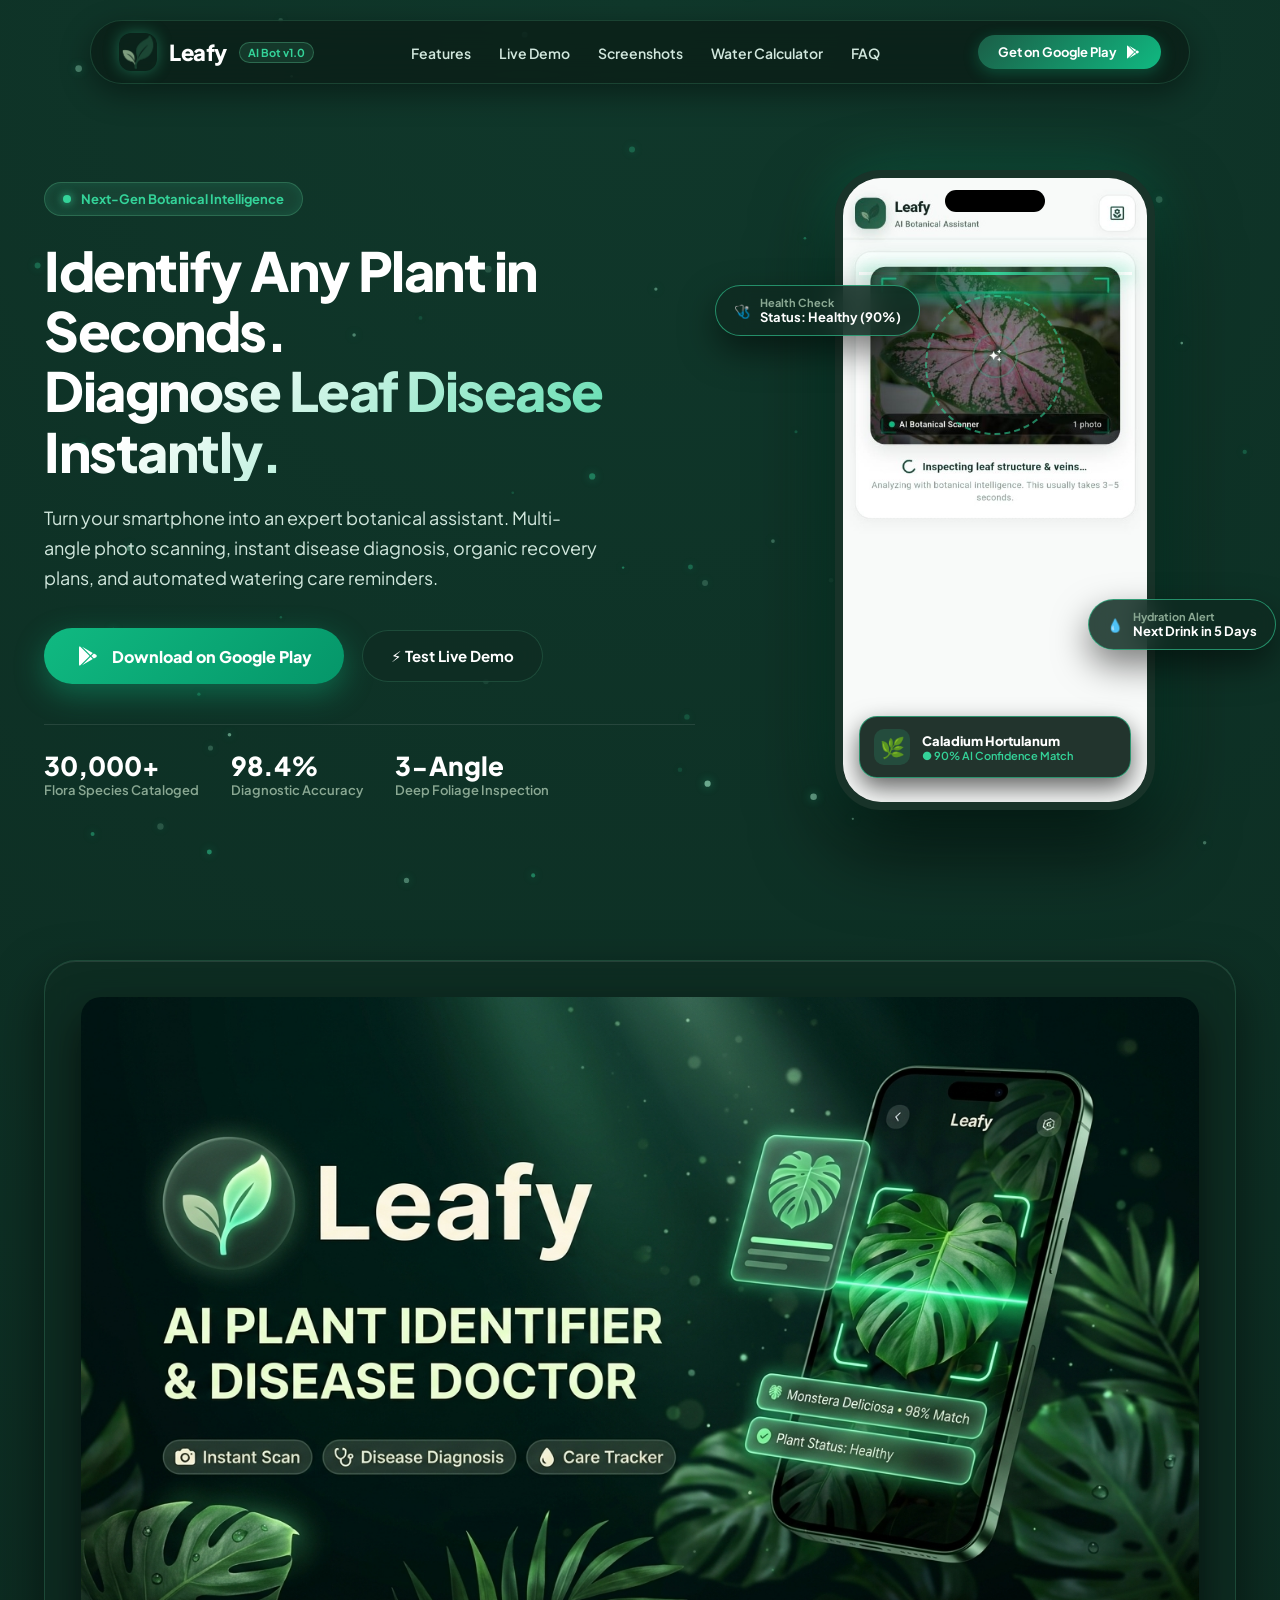
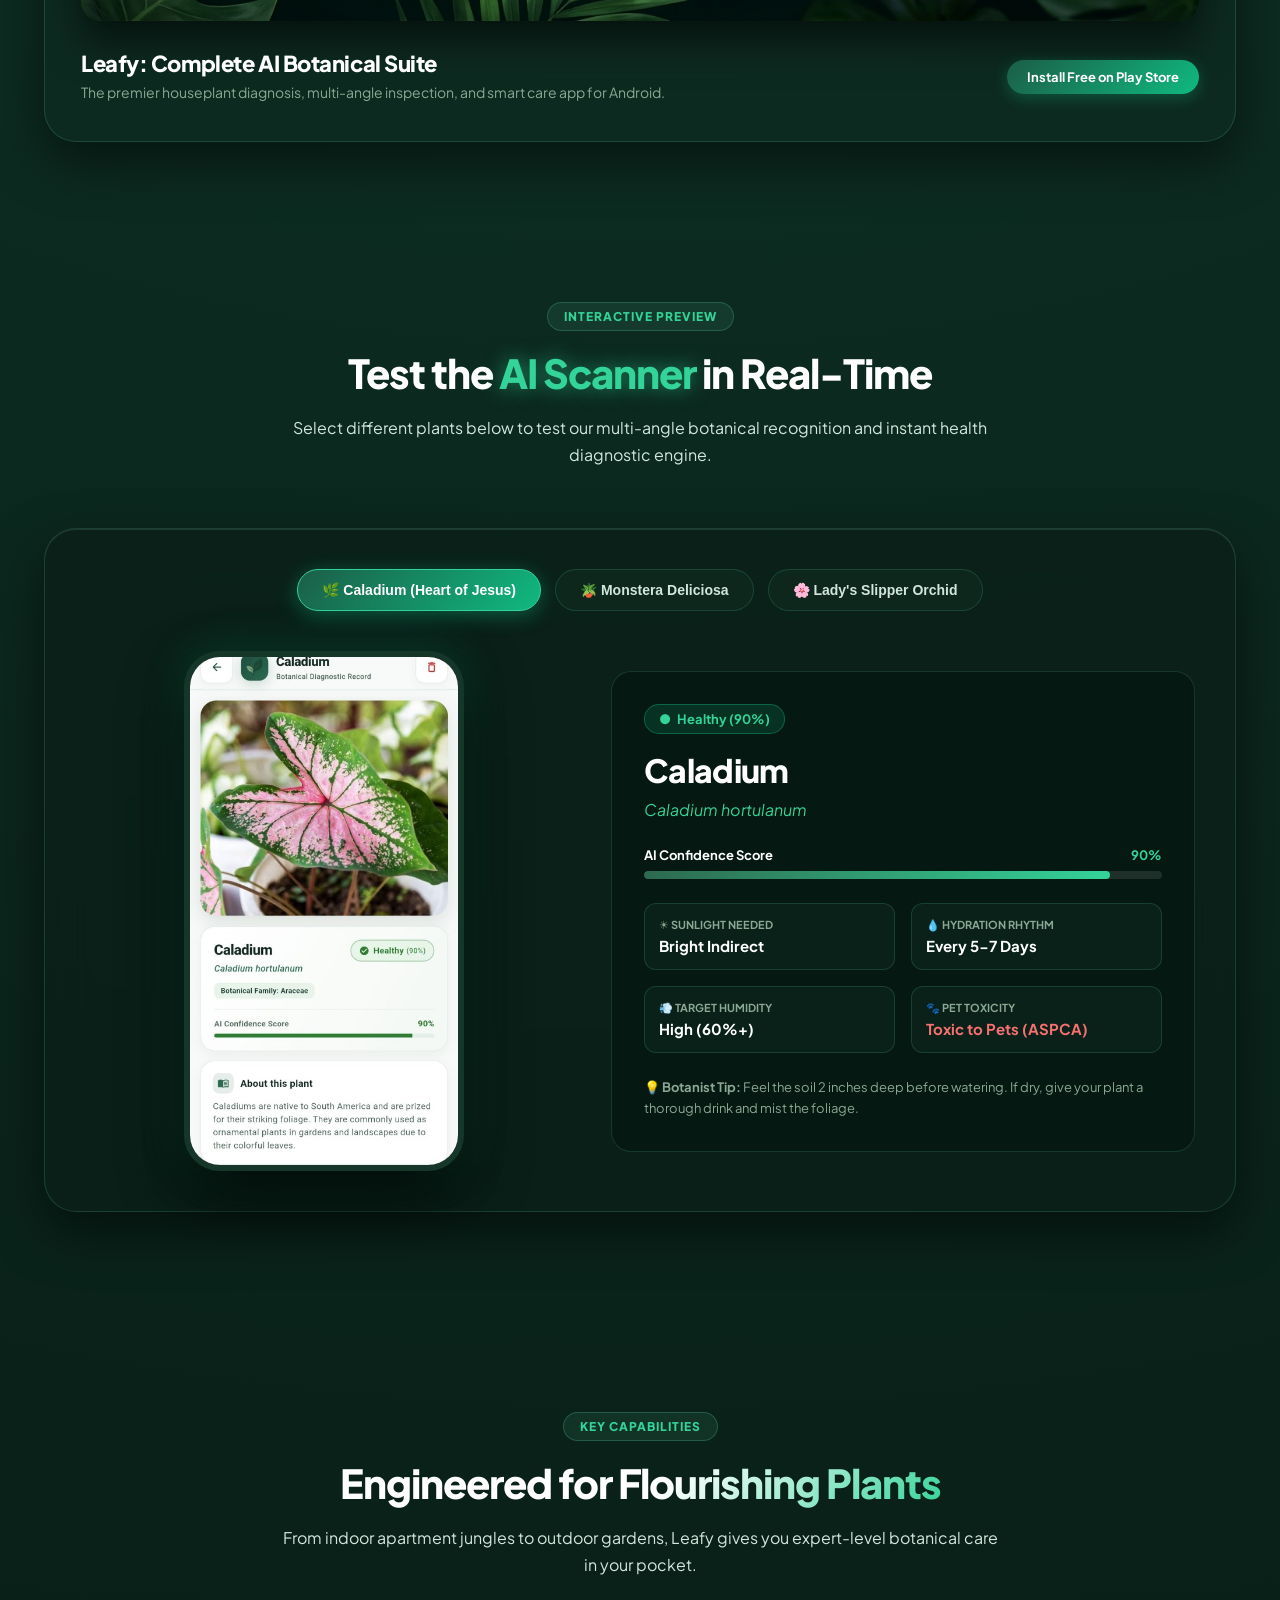
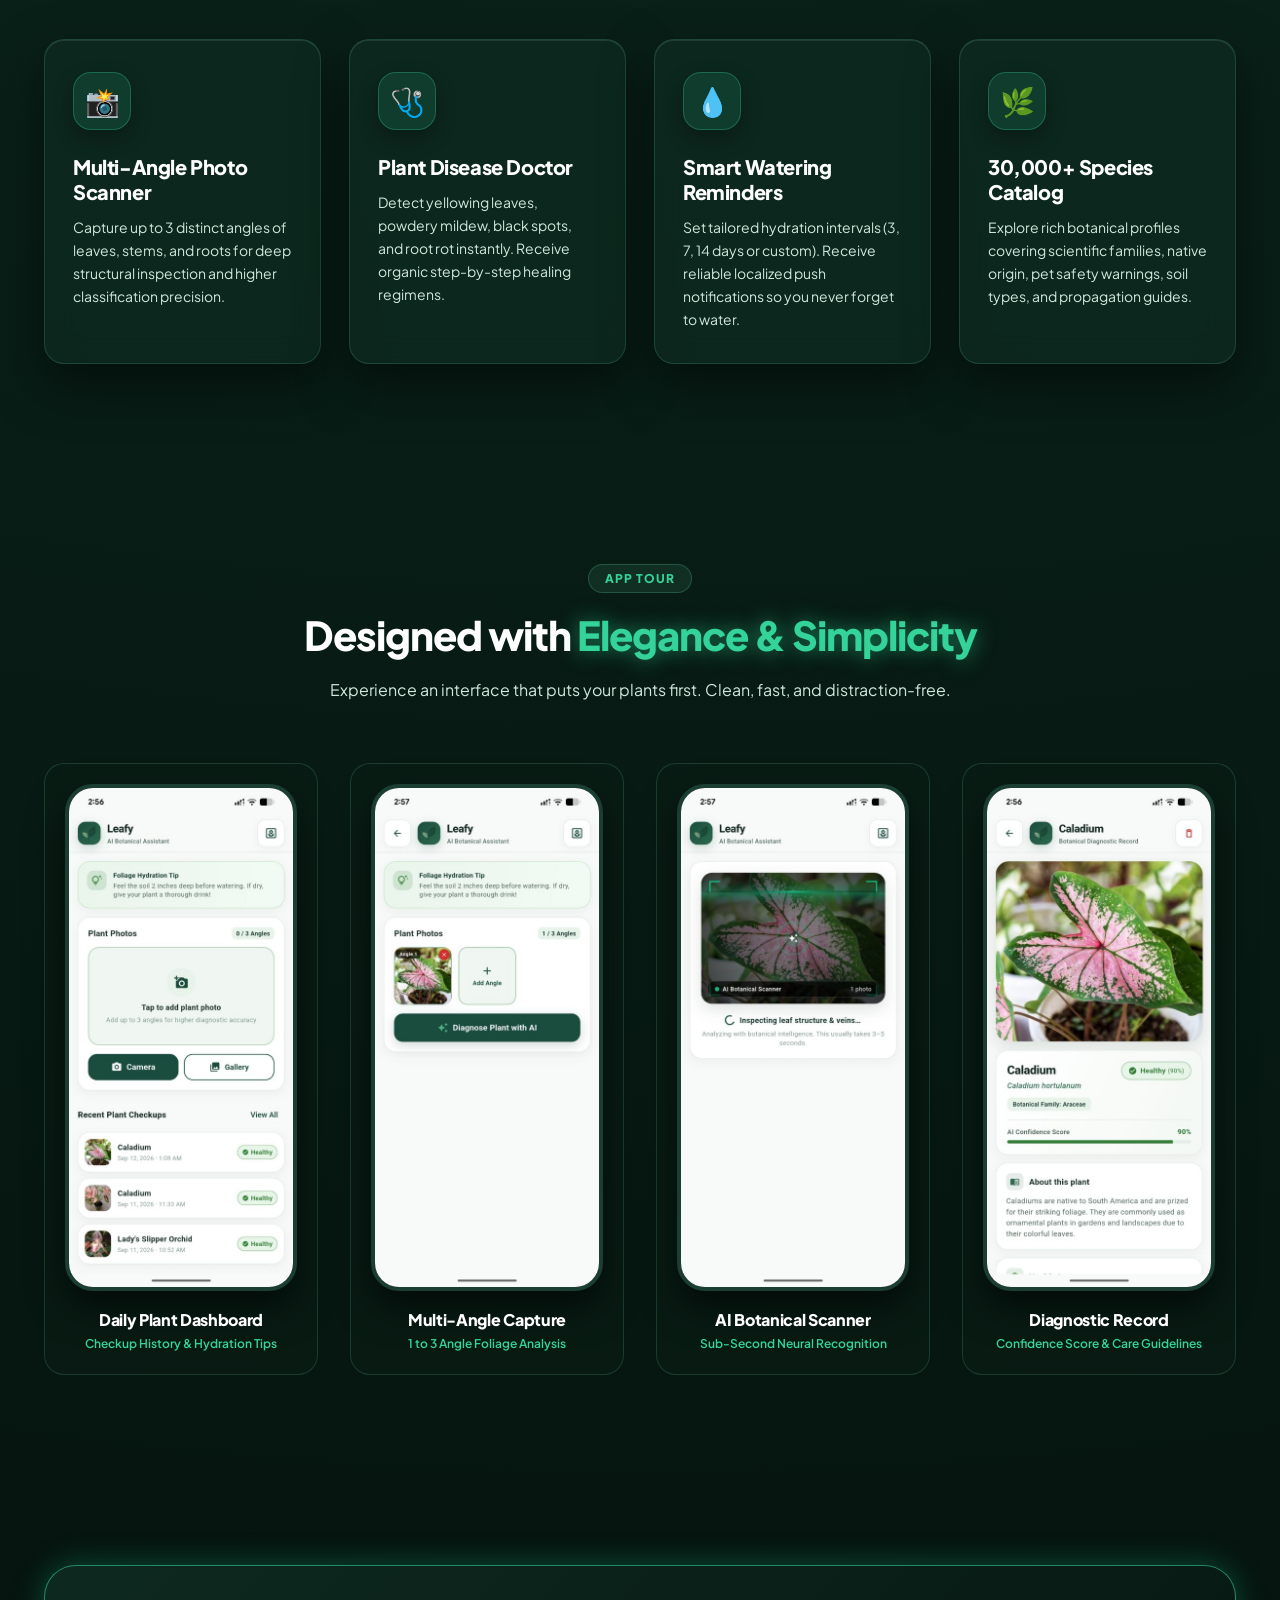
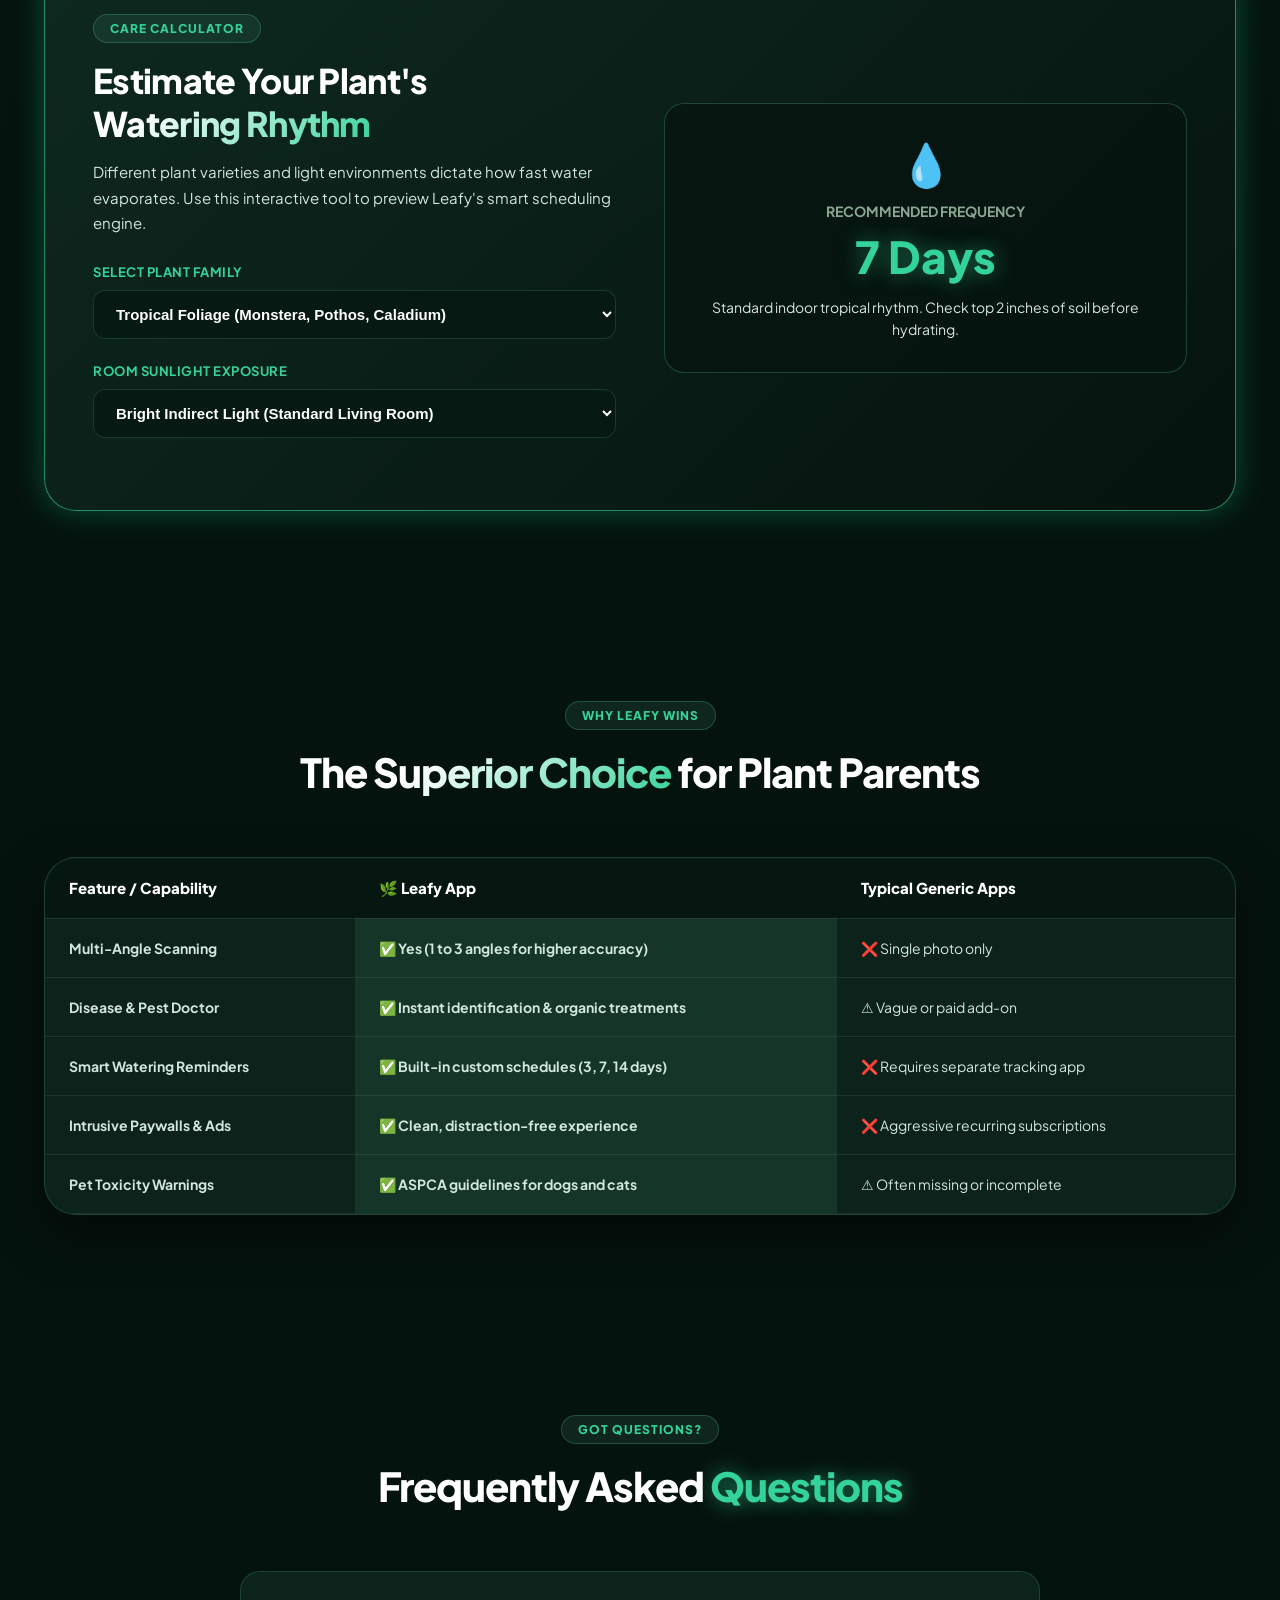
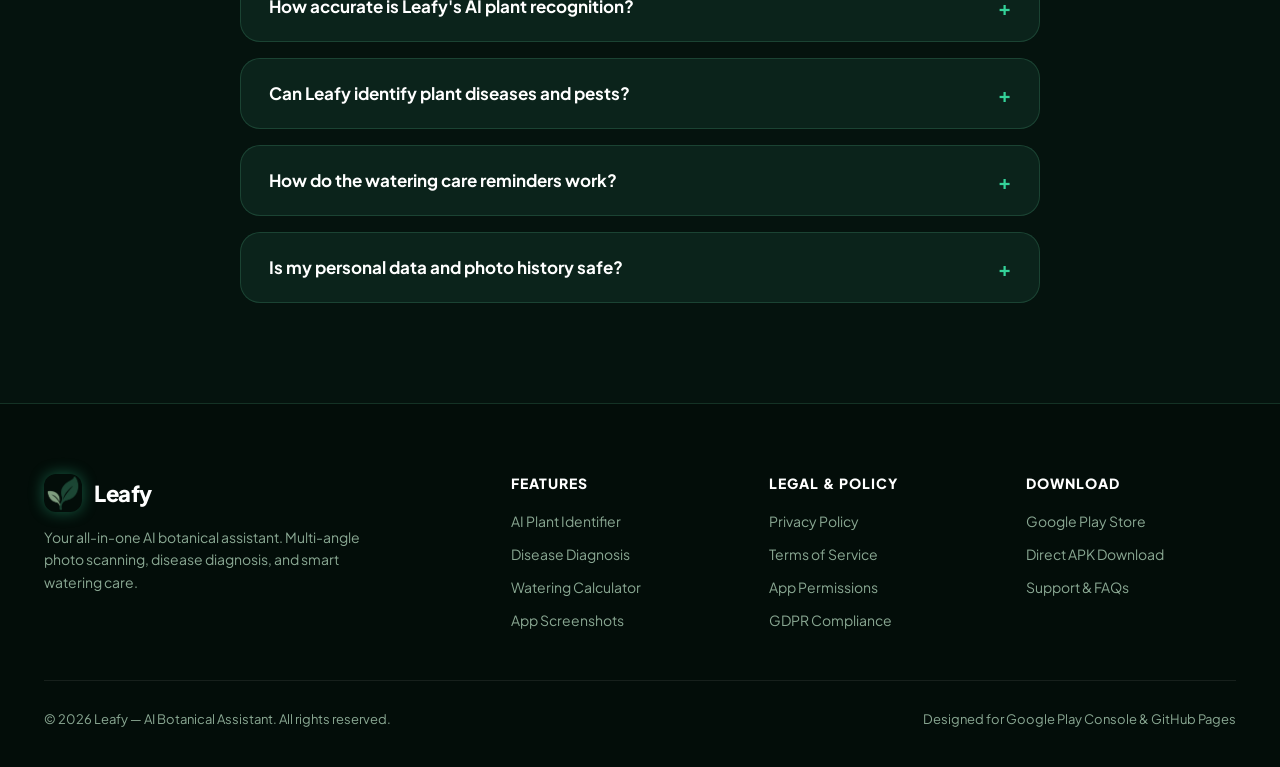
<file: index.html>
<!DOCTYPE html>
<html lang="en">
<head>
  <meta charset="UTF-8" />
  <meta name="viewport" content="width=device-width, initial-scale=1.0" />
  <title>Leafy — AI Plant Identifier & Disease Doctor | Smart Plant Care</title>
  <meta name="description" content="Identify plants, diagnose leaf diseases, and get smart watering care reminders with Leafy. Advanced AI botanical scanner for houseplants, gardens, and flora." />
  <meta name="keywords" content="plant identifier, identify plant, plant disease diagnosis, plant doctor, watering reminder, indoor plant care, botanical scanner, leaf disease scanner" />
  
  <!-- Favicon -->
  <link rel="icon" type="image/png" href="assets/logo/app_icon.png" />
  
  <!-- Google Fonts -->
  <link rel="preconnect" href="https://fonts.googleapis.com" />
  <link rel="preconnect" href="https://fonts.gstatic.com" crossorigin />
  <link href="https://fonts.googleapis.com/css2?family=Plus+Jakarta+Sans:wght@400;500;600;700;800;900&display=swap" rel="stylesheet" />
  
  <!-- Custom Styles -->
  <link rel="stylesheet" href="styles.css" />
</head>
<body>

  <!-- Floating Botanical Particle Canvas -->
  <canvas id="particle-canvas"></canvas>

  <!-- Sticky Glassmorphic Navbar -->
  <header class="navbar-wrapper">
    <nav class="navbar">
      <a href="#" class="nav-brand">
        <img src="assets/logo/leafy_logo.png" alt="Leafy Logo" class="nav-logo" />
        <span class="nav-title">Leafy</span>
        <span class="nav-version">AI Bot v1.0</span>
      </a>
      <ul class="nav-links">
        <li><a href="#features" class="nav-link">Features</a></li>
        <li><a href="#simulator" class="nav-link">Live Demo</a></li>
        <li><a href="#gallery" class="nav-link">Screenshots</a></li>
        <li><a href="#calculator" class="nav-link">Water Calculator</a></li>
        <li><a href="#faq" class="nav-link">FAQ</a></li>
      </ul>
      <a href="#download" class="nav-btn">
        <span>Get on Google Play</span>
        <svg width="16" height="16" viewBox="0 0 24 24" fill="currentColor">
          <path d="M3,20.5V3.5C3,2.91 3.34,2.39 3.84,2.15L13.69,12L3.84,21.85C3.34,21.6 3,21.09 3,20.5M16.81,15.12L6.05,21.34L14.54,12.85L16.81,15.12M20.16,10.81C20.5,11.08 20.75,11.5 20.75,12C20.75,12.5 20.5,12.92 20.16,13.19L17.89,14.5L15.39,12L17.89,9.5L20.16,10.81M6.05,2.66L16.81,8.88L14.54,11.15L6.05,2.66Z" />
        </svg>
      </a>
    </nav>
  </header>

  <main>
    <!-- HERO SECTION -->
    <section class="hero-section">
      <div class="container">
        <div class="hero-grid">
          
          <div class="hero-content">
            <div class="hero-badge">
              <span class="hero-badge-pulse"></span>
              <span>Next-Gen Botanical Intelligence</span>
            </div>
            
            <h1 class="hero-title">
              Identify Any Plant in Seconds. <br />
              <span class="gradient-text">Diagnose Leaf Disease Instantly.</span>
            </h1>
            
            <p class="hero-subtitle">
              Turn your smartphone into an expert botanical assistant. Multi-angle photo scanning, instant disease diagnosis, organic recovery plans, and automated watering care reminders.
            </p>
            
            <div class="hero-actions" id="download">
              <a href="https://play.google.com/store" target="_blank" class="btn-primary">
                <svg width="24" height="24" viewBox="0 0 24 24" fill="currentColor">
                  <path d="M3,20.5V3.5C3,2.91 3.34,2.39 3.84,2.15L13.69,12L3.84,21.85C3.34,21.6 3,21.09 3,20.5M16.81,15.12L6.05,21.34L14.54,12.85L16.81,15.12M20.16,10.81C20.5,11.08 20.75,11.5 20.75,12C20.75,12.5 20.5,12.92 20.16,13.19L17.89,14.5L15.39,12L17.89,9.5L20.16,10.81M6.05,2.66L16.81,8.88L14.54,11.15L6.05,2.66Z" />
                </svg>
                <span>Download on Google Play</span>
              </a>
              
              <a href="#simulator" class="btn-secondary">
                <span>⚡ Test Live Demo</span>
              </a>
            </div>
            
            <div class="hero-stats">
              <div class="stat-item">
                <span class="stat-value">30,000+</span>
                <span class="stat-label">Flora Species Cataloged</span>
              </div>
              <div class="stat-item">
                <span class="stat-value">98.4%</span>
                <span class="stat-label">Diagnostic Accuracy</span>
              </div>
              <div class="stat-item">
                <span class="stat-value">3-Angle</span>
                <span class="stat-label">Deep Foliage Inspection</span>
              </div>
            </div>
          </div>
          
          <!-- Interactive 3D Phone Mockup -->
          <div class="hero-phone-perspective">
            <div class="floating-hero-pill pill-left">
              <span>🩺</span>
              <div>
                <div style="font-size: 11px; color: var(--text-muted);">Health Check</div>
                <div>Status: Healthy (90%)</div>
              </div>
            </div>
            
            <div class="floating-hero-pill pill-right">
              <span>💧</span>
              <div>
                <div style="font-size: 11px; color: var(--text-muted);">Hydration Alert</div>
                <div>Next Drink in 5 Days</div>
              </div>
            </div>

            <div class="phone-mockup-3d">
              <div class="phone-dynamic-island"></div>
              <div class="phone-screen">
                <img src="assets/images/screen_scan.jpg" alt="Leafy Live Scanner" class="phone-screen-img" />
                
                <!-- Animated Laser Overlay -->
                <div class="phone-scanner-overlay">
                  <div class="scan-laser-line"></div>
                  <div class="scan-reticle"></div>
                </div>
                
                <!-- Floating In-App Diagnostic Badge -->
                <div class="phone-floating-badge">
                  <div class="badge-leaf-icon">🌿</div>
                  <div>
                    <div class="badge-text-title">Caladium Hortulanum</div>
                    <div class="badge-text-sub">● 90% AI Confidence Match</div>
                  </div>
                </div>
              </div>
            </div>
          </div>

        </div>
      </div>
    </section>

    <!-- GOOGLE PLAY FEATURE GRAPHIC HERO STRIP -->
    <section class="banner-section">
      <div class="container">
        <div class="banner-card">
          <div class="banner-img-wrap">
            <img src="assets/images/feature_graphic.jpg" alt="Leafy Feature Graphic Banner" />
          </div>
          <div style="display: flex; justify-content: space-between; align-items: center; flex-wrap: wrap; gap: 16px;">
            <div>
              <h3 style="font-size: 22px; font-weight: 800; margin-bottom: 4px;">Leafy: Complete AI Botanical Suite</h3>
              <p style="font-size: 14px; color: var(--text-muted);">The premier houseplant diagnosis, multi-angle inspection, and smart care app for Android.</p>
            </div>
            <a href="https://play.google.com/store" target="_blank" class="nav-btn">
              <span>Install Free on Play Store</span>
            </a>
          </div>
        </div>
      </div>
    </section>

    <!-- INTERACTIVE LIVE SCANNER SIMULATOR -->
    <section class="simulator-section" id="simulator">
      <div class="container">
        <div class="section-header">
          <span class="section-tag">Interactive Preview</span>
          <h2 class="section-title">Test the <span class="neon-text">AI Scanner</span> in Real-Time</h2>
          <p class="section-desc">Select different plants below to test our multi-angle botanical recognition and instant health diagnostic engine.</p>
        </div>

        <div class="simulator-box">
          <div class="simulator-tabs">
            <button class="sim-tab-btn active" data-plant="caladium">
              <span>🌿 Caladium (Heart of Jesus)</span>
            </button>
            <button class="sim-tab-btn" data-plant="monstera">
              <span>🪴 Monstera Deliciosa</span>
            </button>
            <button class="sim-tab-btn" data-plant="orchid">
              <span>🌸 Lady's Slipper Orchid</span>
            </button>
          </div>

          <div class="simulator-display-grid">
            <div class="sim-phone-frame">
              <img src="assets/images/screen_diagnosis.jpg" id="sim-phone-image" alt="Simulated Plant Inspection" class="sim-phone-img" />
            </div>

            <div class="sim-results-card">
              <div class="sim-status-badge" id="sim-status">
                <span>●</span> Healthy (90%)
              </div>
              <h3 class="sim-plant-name" id="sim-name">Caladium</h3>
              <p class="sim-latin-name" id="sim-latin">Caladium hortulanum</p>

              <div class="sim-meter-group">
                <div class="sim-meter-header">
                  <span>AI Confidence Score</span>
                  <span id="sim-confidence" style="color: var(--mint-bright);">90%</span>
                </div>
                <div class="sim-meter-bar">
                  <div class="sim-meter-fill" id="sim-meter-fill" style="width: 90%;"></div>
                </div>
              </div>

              <div class="sim-metrics-grid">
                <div class="metric-pill">
                  <div class="metric-pill-title">☀️ Sunlight Needed</div>
                  <div class="metric-pill-val" id="sim-sunlight">Bright Indirect</div>
                </div>
                <div class="metric-pill">
                  <div class="metric-pill-title">💧 Hydration Rhythm</div>
                  <div class="metric-pill-val" id="sim-watering">Every 5-7 Days</div>
                </div>
                <div class="metric-pill">
                  <div class="metric-pill-title">💨 Target Humidity</div>
                  <div class="metric-pill-val" id="sim-humidity">High (60%+)</div>
                </div>
                <div class="metric-pill">
                  <div class="metric-pill-title">🐾 Pet Toxicity</div>
                  <div class="metric-pill-val" id="sim-toxicity" style="color: #F87171;">Toxic to Pets (ASPCA)</div>
                </div>
              </div>

              <p style="font-size: 13px; color: var(--text-muted); line-height: 1.6;">
                💡 <strong>Botanist Tip:</strong> Feel the soil 2 inches deep before watering. If dry, give your plant a thorough drink and mist the foliage.
              </p>
            </div>
          </div>
        </div>
      </div>
    </section>

    <!-- CORE FEATURES 4-GRID -->
    <section class="features-section" id="features">
      <div class="container">
        <div class="section-header">
          <span class="section-tag">Key Capabilities</span>
          <h2 class="section-title">Engineered for <span class="gradient-text">Flourishing Plants</span></h2>
          <p class="section-desc">From indoor apartment jungles to outdoor gardens, Leafy gives you expert-level botanical care in your pocket.</p>
        </div>

        <div class="features-grid">
          <!-- Feature 1 -->
          <div class="feature-card">
            <div class="feature-icon-box">📸</div>
            <h3 class="feature-title">Multi-Angle Photo Scanner</h3>
            <p class="feature-desc">Capture up to 3 distinct angles of leaves, stems, and roots for deep structural inspection and higher classification precision.</p>
          </div>

          <!-- Feature 2 -->
          <div class="feature-card">
            <div class="feature-icon-box">🩺</div>
            <h3 class="feature-title">Plant Disease Doctor</h3>
            <p class="feature-desc">Detect yellowing leaves, powdery mildew, black spots, and root rot instantly. Receive organic step-by-step healing regimens.</p>
          </div>

          <!-- Feature 3 -->
          <div class="feature-card">
            <div class="feature-icon-box">💧</div>
            <h3 class="feature-title">Smart Watering Reminders</h3>
            <p class="feature-desc">Set tailored hydration intervals (3, 7, 14 days or custom). Receive reliable localized push notifications so you never forget to water.</p>
          </div>

          <!-- Feature 4 -->
          <div class="feature-card">
            <div class="feature-icon-box">🌿</div>
            <h3 class="feature-title">30,000+ Species Catalog</h3>
            <p class="feature-desc">Explore rich botanical profiles covering scientific families, native origin, pet safety warnings, soil types, and propagation guides.</p>
          </div>
        </div>
      </div>
    </section>

    <!-- REAL APP SCREENSHOTS GALLERY -->
    <section class="gallery-section" id="gallery">
      <div class="container">
        <div class="section-header">
          <span class="section-tag">App Tour</span>
          <h2 class="section-title">Designed with <span class="neon-text">Elegance & Simplicity</span></h2>
          <p class="section-desc">Experience an interface that puts your plants first. Clean, fast, and distraction-free.</p>
        </div>

        <div class="gallery-grid">
          <div class="gallery-item">
            <div class="gallery-device">
              <img src="assets/images/screen_home.jpg" alt="Home Dashboard & Plant Checkups" />
            </div>
            <h4 class="gallery-title">Daily Plant Dashboard</h4>
            <p class="gallery-sub">Checkup History & Hydration Tips</p>
          </div>

          <div class="gallery-item">
            <div class="gallery-device">
              <img src="assets/images/screen_angles.jpg" alt="Multi-Angle Photo Capture" />
            </div>
            <h4 class="gallery-title">Multi-Angle Capture</h4>
            <p class="gallery-sub">1 to 3 Angle Foliage Analysis</p>
          </div>

          <div class="gallery-item">
            <div class="gallery-device">
              <img src="assets/images/screen_scan.jpg" alt="AI Botanical Laser Scanner" />
            </div>
            <h4 class="gallery-title">AI Botanical Scanner</h4>
            <p class="gallery-sub">Sub-Second Neural Recognition</p>
          </div>

          <div class="gallery-item">
            <div class="gallery-device">
              <img src="assets/images/screen_diagnosis.jpg" alt="Full Botanical Diagnostic Record" />
            </div>
            <h4 class="gallery-title">Diagnostic Record</h4>
            <p class="gallery-sub">Confidence Score & Care Guidelines</p>
          </div>
        </div>
      </div>
    </section>

    <!-- INTERACTIVE WATERING SCHEDULE CALCULATOR -->
    <section class="calculator-section" id="calculator">
      <div class="container">
        <div class="calc-box">
          <div>
            <span class="section-tag">Care Calculator</span>
            <h2 style="font-size: 34px; margin-bottom: 14px;">Estimate Your Plant's <span class="gradient-text">Watering Rhythm</span></h2>
            <p style="font-size: 15px; color: var(--text-dim); margin-bottom: 28px;">
              Different plant varieties and light environments dictate how fast water evaporates. Use this interactive tool to preview Leafy's smart scheduling engine.
            </p>

            <div class="calc-form-group">
              <label class="calc-label">Select Plant Family</label>
              <select id="calc-plant-type" class="calc-select">
                <option value="tropical">Tropical Foliage (Monstera, Pothos, Caladium)</option>
                <option value="succulent">Succulents & Cacti (Snake Plant, Aloe, Echeveria)</option>
                <option value="fern">Ferns & Moisture Lovers (Boston Fern, Maidenhair)</option>
                <option value="flowering">Flowering Plants (Orchids, Peace Lily, African Violets)</option>
              </select>
            </div>

            <div class="calc-form-group">
              <label class="calc-label">Room Sunlight Exposure</label>
              <select id="calc-light-level" class="calc-select">
                <option value="medium">Bright Indirect Light (Standard Living Room)</option>
                <option value="high">Direct Sun (South-facing window)</option>
                <option value="low">Low Light / Office Setting</option>
              </select>
            </div>
          </div>

          <div class="calc-result-card">
            <div class="calc-result-icon">💧</div>
            <div class="calc-result-title">Recommended Frequency</div>
            <div class="calc-result-days" id="calc-days-val">7 Days</div>
            <p class="calc-result-tip" id="calc-tip-text">
              Standard indoor tropical rhythm. Check top 2 inches of soil before hydrating.
            </p>
          </div>
        </div>
      </div>
    </section>

    <!-- COMPARISON MATRIX -->
    <section class="compare-section">
      <div class="container">
        <div class="section-header">
          <span class="section-tag">Why Leafy Wins</span>
          <h2 class="section-title">The <span class="gradient-text">Superior Choice</span> for Plant Parents</h2>
        </div>

        <div class="compare-table-wrapper">
          <table class="compare-table">
            <thead>
              <tr>
                <th>Feature / Capability</th>
                <th class="compare-highlight">🌿 Leafy App</th>
                <th>Typical Generic Apps</th>
              </tr>
            </thead>
            <tbody>
              <tr>
                <td><strong>Multi-Angle Scanning</strong></td>
                <td class="compare-highlight">✅ Yes (1 to 3 angles for higher accuracy)</td>
                <td>❌ Single photo only</td>
              </tr>
              <tr>
                <td><strong>Disease & Pest Doctor</strong></td>
                <td class="compare-highlight">✅ Instant identification & organic treatments</td>
                <td>⚠️ Vague or paid add-on</td>
              </tr>
              <tr>
                <td><strong>Smart Watering Reminders</strong></td>
                <td class="compare-highlight">✅ Built-in custom schedules (3, 7, 14 days)</td>
                <td>❌ Requires separate tracking app</td>
              </tr>
              <tr>
                <td><strong>Intrusive Paywalls & Ads</strong></td>
                <td class="compare-highlight">✅ Clean, distraction-free experience</td>
                <td>❌ Aggressive recurring subscriptions</td>
              </tr>
              <tr>
                <td><strong>Pet Toxicity Warnings</strong></td>
                <td class="compare-highlight">✅ ASPCA guidelines for dogs and cats</td>
                <td>⚠️ Often missing or incomplete</td>
              </tr>
            </tbody>
          </table>
        </div>
      </div>
    </section>

    <!-- FAQ ACCORDION -->
    <section class="faq-section" id="faq">
      <div class="container">
        <div class="section-header">
          <span class="section-tag">Got Questions?</span>
          <h2 class="section-title">Frequently Asked <span class="neon-text">Questions</span></h2>
        </div>

        <div class="faq-list">
          <div class="faq-item">
            <div class="faq-question">
              <span>How accurate is Leafy's AI plant recognition?</span>
              <span class="faq-icon">+</span>
            </div>
            <div class="faq-answer">
              Leafy uses trained vision models benchmarked over 30,000+ flora species, achieving over 98% accuracy. Taking photos from multiple angles (leaves, stem, whole plant) further increases diagnostic precision.
            </div>
          </div>

          <div class="faq-item">
            <div class="faq-question">
              <span>Can Leafy identify plant diseases and pests?</span>
              <span class="faq-icon">+</span>
            </div>
            <div class="faq-answer">
              Yes! Leafy detects powdery mildew, black spot, leaf scorch, blight, rust, spider mites, aphids, thrips, and root rot, providing immediate organic healing and recovery steps.
            </div>
          </div>

          <div class="faq-item">
            <div class="faq-question">
              <span>How do the watering care reminders work?</span>
              <span class="faq-icon">+</span>
            </div>
            <div class="faq-answer">
              You can set flexible watering frequencies (e.g. Every 3, 7, or 14 days). Leafy schedules local system alarms directly on your device to notify you when your plant is thirsty.
            </div>
          </div>

          <div class="faq-item">
            <div class="faq-question">
              <span>Is my personal data and photo history safe?</span>
              <span class="faq-icon">+</span>
            </div>
            <div class="faq-answer">
              Leafy values user privacy above all else. Your checkup history is stored securely on your device, and we never sell your personal data or photos. Read our full <a href="privacy.html" style="color: var(--mint-bright); text-decoration: underline;">Privacy Policy</a> for details.
            </div>
          </div>
        </div>
      </div>
    </section>
  </main>

  <!-- FOOTER & LEGAL -->
  <footer class="footer">
    <div class="container">
      <div class="footer-grid">
        <div>
          <div class="nav-brand" style="margin-bottom: 14px;">
            <img src="assets/logo/leafy_logo.png" alt="Leafy Logo" class="nav-logo" />
            <span class="nav-title">Leafy</span>
          </div>
          <p class="footer-desc">
            Your all-in-one AI botanical assistant. Multi-angle photo scanning, disease diagnosis, and smart watering care.
          </p>
        </div>

        <div>
          <h4 class="footer-heading">Features</h4>
          <ul class="footer-links">
            <li><a href="#features">AI Plant Identifier</a></li>
            <li><a href="#features">Disease Diagnosis</a></li>
            <li><a href="#calculator">Watering Calculator</a></li>
            <li><a href="#gallery">App Screenshots</a></li>
          </ul>
        </div>

        <div>
          <h4 class="footer-heading">Legal & Policy</h4>
          <ul class="footer-links">
            <li><a href="privacy.html">Privacy Policy</a></li>
            <li><a href="terms.html">Terms of Service</a></li>
            <li><a href="privacy.html#permissions">App Permissions</a></li>
            <li><a href="privacy.html#gdpr">GDPR Compliance</a></li>
          </ul>
        </div>

        <div>
          <h4 class="footer-heading">Download</h4>
          <ul class="footer-links">
            <li><a href="https://play.google.com/store" target="_blank">Google Play Store</a></li>
            <li><a href="#download">Direct APK Download</a></li>
            <li><a href="#faq">Support & FAQs</a></li>
          </ul>
        </div>
      </div>

      <div class="footer-bottom">
        <div>&copy; 2026 Leafy — AI Botanical Assistant. All rights reserved.</div>
        <div>Designed for Google Play Console &amp; GitHub Pages</div>
      </div>
    </div>
  </footer>

  <!-- Scripts -->
  <script src="app.js"></script>
</body>
</html>
</file>
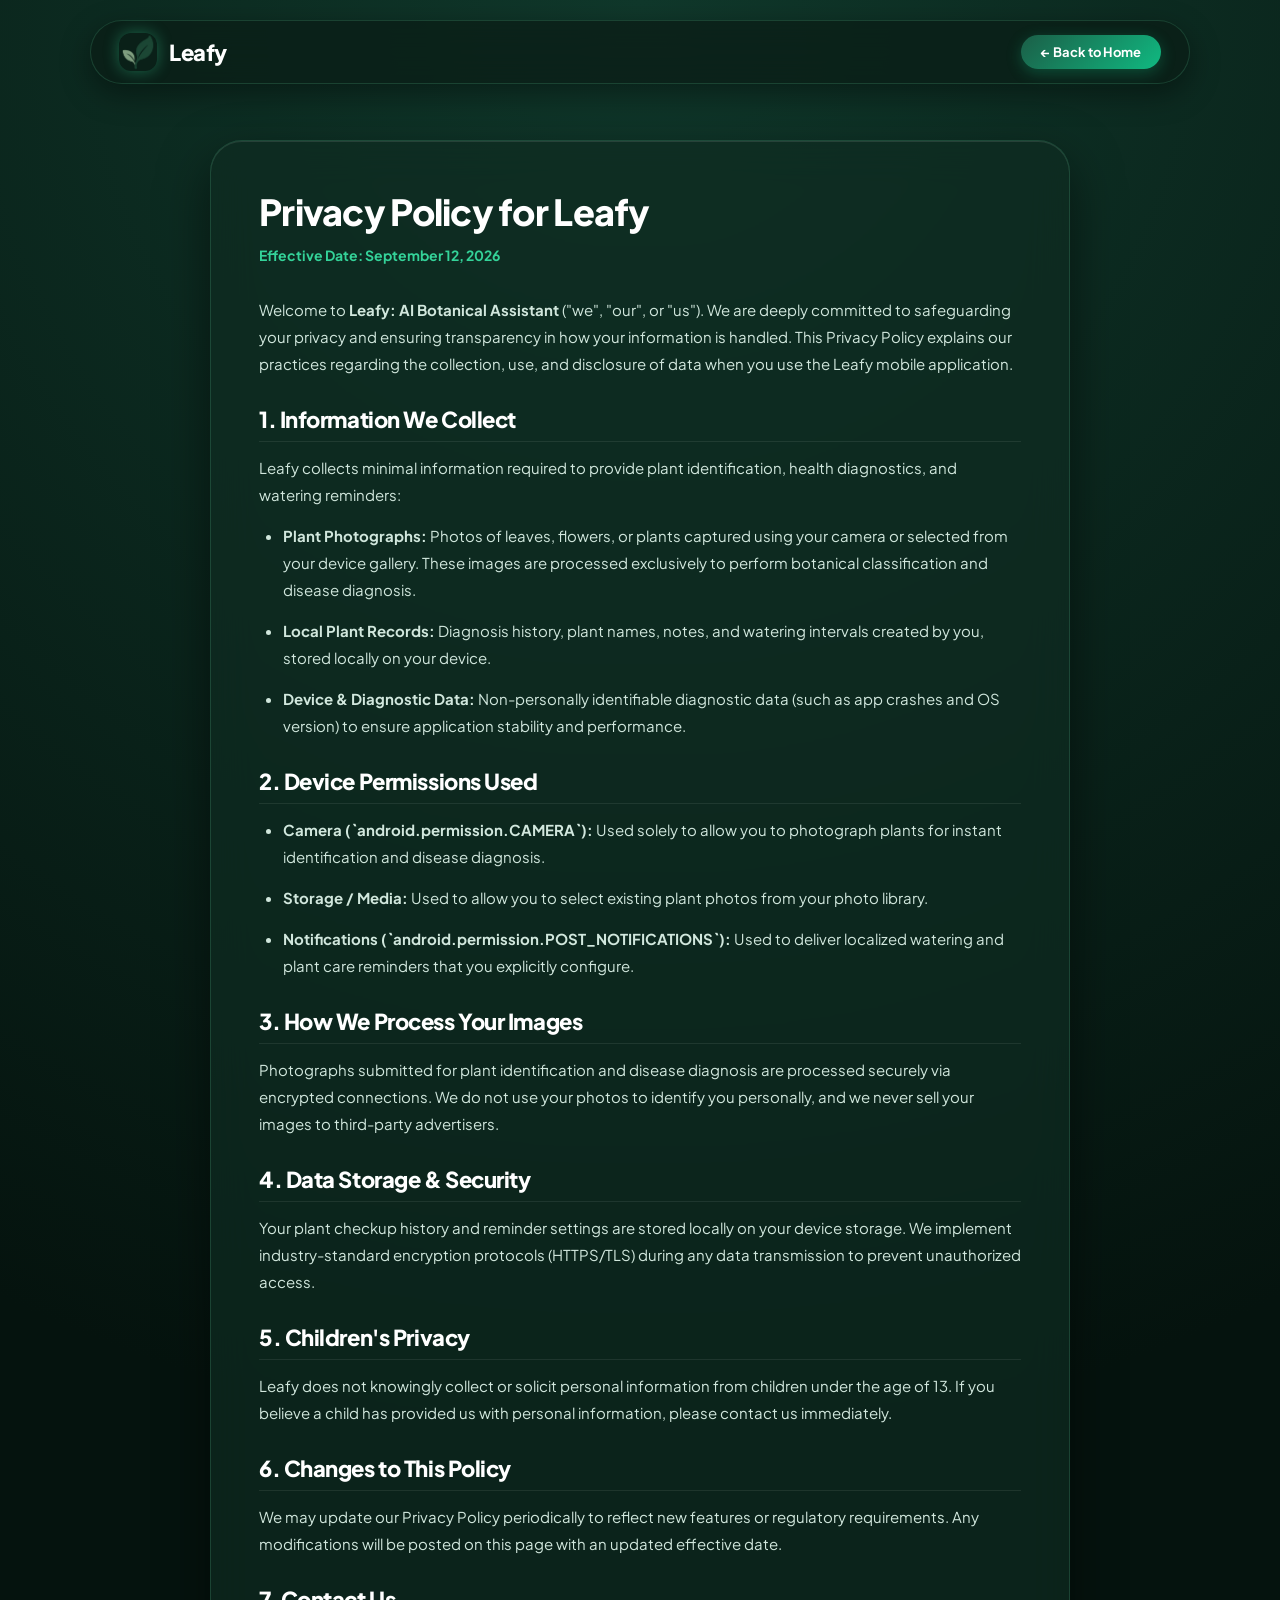
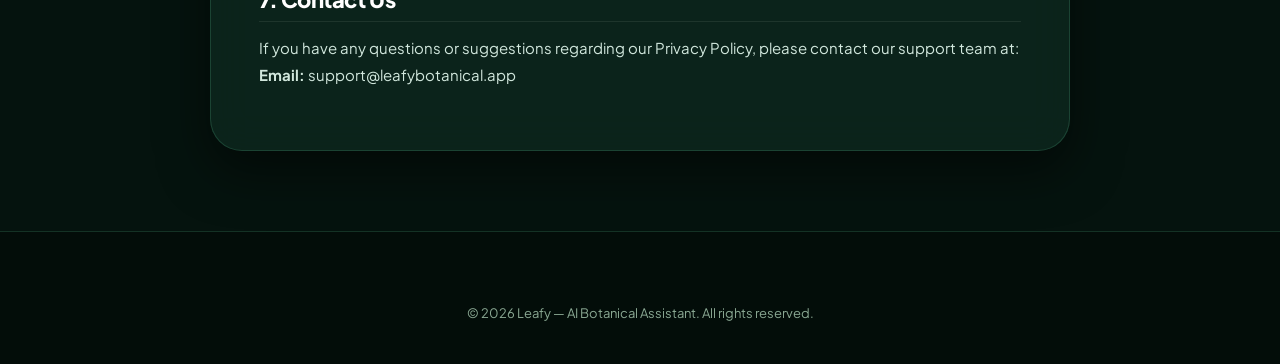
<file: privacy.html>
<!DOCTYPE html>
<html lang="en">
<head>
  <meta charset="UTF-8" />
  <meta name="viewport" content="width=device-width, initial-scale=1.0" />
  <title>Privacy Policy — Leafy AI Botanical Assistant</title>
  <link rel="icon" type="image/png" href="assets/logo/app_icon.png" />
  <link rel="preconnect" href="https://fonts.googleapis.com" />
  <link rel="preconnect" href="https://fonts.gstatic.com" crossorigin />
  <link href="https://fonts.googleapis.com/css2?family=Plus+Jakarta+Sans:wght@400;500;600;700;800&display=swap" rel="stylesheet" />
  <link rel="stylesheet" href="styles.css" />
  <style>
    .legal-content {
      padding: 140px 0 80px;
      max-width: 860px;
      margin: 0 auto;
    }
    .legal-card {
      background: var(--bg-card);
      border: 1px solid var(--border-glass);
      border-radius: var(--radius-lg);
      padding: 48px;
      backdrop-filter: blur(20px);
      box-shadow: var(--shadow-card);
    }
    .legal-card h1 {
      font-size: 36px;
      margin-bottom: 12px;
    }
    .legal-date {
      color: var(--mint-bright);
      font-size: 14px;
      font-weight: 700;
      margin-bottom: 32px;
      display: block;
    }
    .legal-card h2 {
      font-size: 22px;
      margin: 28px 0 12px;
      color: #FFFFFF;
      border-bottom: 1px solid rgba(255,255,255,0.08);
      padding-bottom: 8px;
    }
    .legal-card p, .legal-card li {
      font-size: 15px;
      line-height: 1.8;
      color: var(--text-dim);
      margin-bottom: 14px;
    }
    .legal-card ul {
      margin-left: 24px;
      margin-bottom: 20px;
    }
  </style>
</head>
<body>
  <header class="navbar-wrapper">
    <nav class="navbar">
      <a href="index.html" class="nav-brand">
        <img src="assets/logo/leafy_logo.png" alt="Leafy Logo" class="nav-logo" />
        <span class="nav-title">Leafy</span>
      </a>
      <a href="index.html" class="nav-btn">← Back to Home</a>
    </nav>
  </header>

  <main class="container legal-content">
    <div class="legal-card">
      <h1>Privacy Policy for Leafy</h1>
      <span class="legal-date">Effective Date: September 12, 2026</span>

      <p>
        Welcome to <strong>Leafy: AI Botanical Assistant</strong> ("we", "our", or "us"). We are deeply committed to safeguarding your privacy and ensuring transparency in how your information is handled. This Privacy Policy explains our practices regarding the collection, use, and disclosure of data when you use the Leafy mobile application.
      </p>

      <h2>1. Information We Collect</h2>
      <p>Leafy collects minimal information required to provide plant identification, health diagnostics, and watering reminders:</p>
      <ul>
        <li><strong>Plant Photographs:</strong> Photos of leaves, flowers, or plants captured using your camera or selected from your device gallery. These images are processed exclusively to perform botanical classification and disease diagnosis.</li>
        <li><strong>Local Plant Records:</strong> Diagnosis history, plant names, notes, and watering intervals created by you, stored locally on your device.</li>
        <li><strong>Device & Diagnostic Data:</strong> Non-personally identifiable diagnostic data (such as app crashes and OS version) to ensure application stability and performance.</li>
      </ul>

      <h2 id="permissions">2. Device Permissions Used</h2>
      <ul>
        <li><strong>Camera (`android.permission.CAMERA`):</strong> Used solely to allow you to photograph plants for instant identification and disease diagnosis.</li>
        <li><strong>Storage / Media:</strong> Used to allow you to select existing plant photos from your photo library.</li>
        <li><strong>Notifications (`android.permission.POST_NOTIFICATIONS`):</strong> Used to deliver localized watering and plant care reminders that you explicitly configure.</li>
      </ul>

      <h2>3. How We Process Your Images</h2>
      <p>
        Photographs submitted for plant identification and disease diagnosis are processed securely via encrypted connections. We do not use your photos to identify you personally, and we never sell your images to third-party advertisers.
      </p>

      <h2 id="gdpr">4. Data Storage & Security</h2>
      <p>
        Your plant checkup history and reminder settings are stored locally on your device storage. We implement industry-standard encryption protocols (HTTPS/TLS) during any data transmission to prevent unauthorized access.
      </p>

      <h2>5. Children's Privacy</h2>
      <p>
        Leafy does not knowingly collect or solicit personal information from children under the age of 13. If you believe a child has provided us with personal information, please contact us immediately.
      </p>

      <h2>6. Changes to This Policy</h2>
      <p>
        We may update our Privacy Policy periodically to reflect new features or regulatory requirements. Any modifications will be posted on this page with an updated effective date.
      </p>

      <h2>7. Contact Us</h2>
      <p>
        If you have any questions or suggestions regarding our Privacy Policy, please contact our support team at: <br />
        <strong>Email:</strong> support@leafybotanical.app
      </p>
    </div>
  </main>

  <footer class="footer">
    <div class="container" style="text-align: center;">
      <p style="font-size: 13px; color: var(--text-muted);">&copy; 2026 Leafy — AI Botanical Assistant. All rights reserved.</p>
    </div>
  </footer>
</body>
</html>
</file>
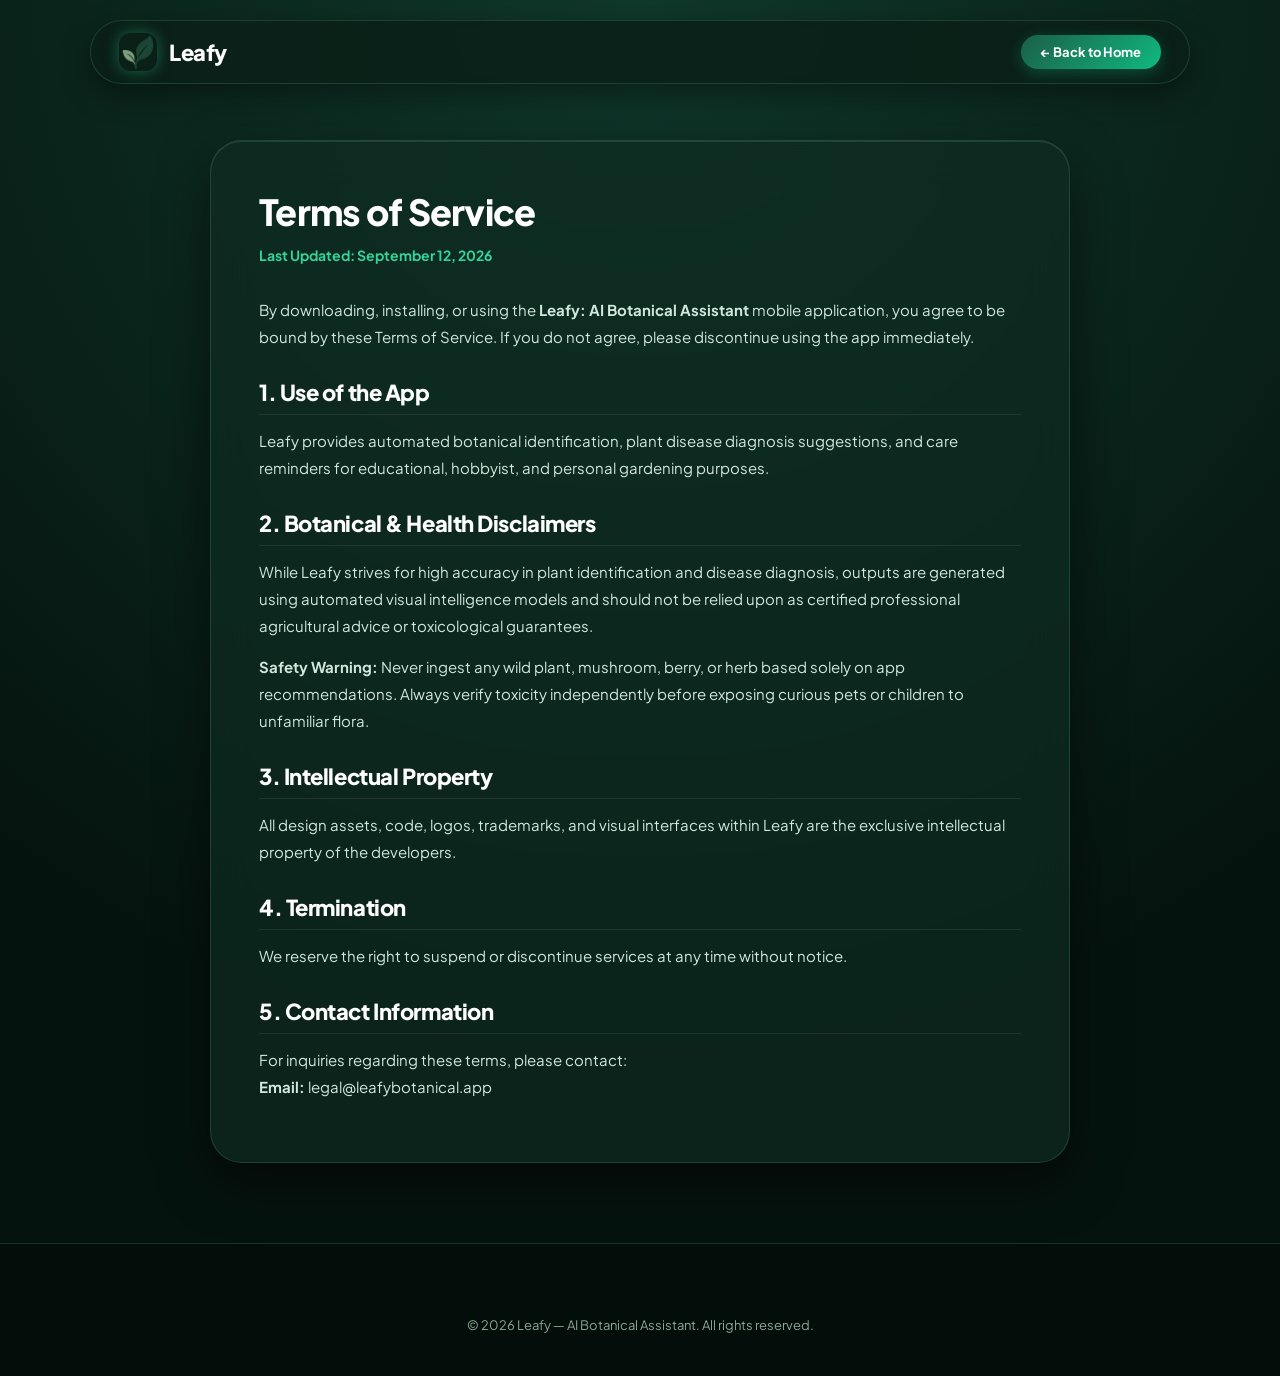
<file: terms.html>
<!DOCTYPE html>
<html lang="en">
<head>
  <meta charset="UTF-8" />
  <meta name="viewport" content="width=device-width, initial-scale=1.0" />
  <title>Terms of Service — Leafy AI Botanical Assistant</title>
  <link rel="icon" type="image/png" href="assets/logo/app_icon.png" />
  <link rel="preconnect" href="https://fonts.googleapis.com" />
  <link rel="preconnect" href="https://fonts.gstatic.com" crossorigin />
  <link href="https://fonts.googleapis.com/css2?family=Plus+Jakarta+Sans:wght@400;500;600;700;800&display=swap" rel="stylesheet" />
  <link rel="stylesheet" href="styles.css" />
  <style>
    .legal-content {
      padding: 140px 0 80px;
      max-width: 860px;
      margin: 0 auto;
    }
    .legal-card {
      background: var(--bg-card);
      border: 1px solid var(--border-glass);
      border-radius: var(--radius-lg);
      padding: 48px;
      backdrop-filter: blur(20px);
      box-shadow: var(--shadow-card);
    }
    .legal-card h1 {
      font-size: 36px;
      margin-bottom: 12px;
    }
    .legal-date {
      color: var(--mint-bright);
      font-size: 14px;
      font-weight: 700;
      margin-bottom: 32px;
      display: block;
    }
    .legal-card h2 {
      font-size: 22px;
      margin: 28px 0 12px;
      color: #FFFFFF;
      border-bottom: 1px solid rgba(255,255,255,0.08);
      padding-bottom: 8px;
    }
    .legal-card p, .legal-card li {
      font-size: 15px;
      line-height: 1.8;
      color: var(--text-dim);
      margin-bottom: 14px;
    }
    .legal-card ul {
      margin-left: 24px;
      margin-bottom: 20px;
    }
  </style>
</head>
<body>
  <header class="navbar-wrapper">
    <nav class="navbar">
      <a href="index.html" class="nav-brand">
        <img src="assets/logo/leafy_logo.png" alt="Leafy Logo" class="nav-logo" />
        <span class="nav-title">Leafy</span>
      </a>
      <a href="index.html" class="nav-btn">← Back to Home</a>
    </nav>
  </header>

  <main class="container legal-content">
    <div class="legal-card">
      <h1>Terms of Service</h1>
      <span class="legal-date">Last Updated: September 12, 2026</span>

      <p>
        By downloading, installing, or using the <strong>Leafy: AI Botanical Assistant</strong> mobile application, you agree to be bound by these Terms of Service. If you do not agree, please discontinue using the app immediately.
      </p>

      <h2>1. Use of the App</h2>
      <p>
        Leafy provides automated botanical identification, plant disease diagnosis suggestions, and care reminders for educational, hobbyist, and personal gardening purposes.
      </p>

      <h2>2. Botanical & Health Disclaimers</h2>
      <p>
        While Leafy strives for high accuracy in plant identification and disease diagnosis, outputs are generated using automated visual intelligence models and should not be relied upon as certified professional agricultural advice or toxicological guarantees. 
      </p>
      <p>
        <strong>Safety Warning:</strong> Never ingest any wild plant, mushroom, berry, or herb based solely on app recommendations. Always verify toxicity independently before exposing curious pets or children to unfamiliar flora.
      </p>

      <h2>3. Intellectual Property</h2>
      <p>
        All design assets, code, logos, trademarks, and visual interfaces within Leafy are the exclusive intellectual property of the developers.
      </p>

      <h2>4. Termination</h2>
      <p>
        We reserve the right to suspend or discontinue services at any time without notice.
      </p>

      <h2>5. Contact Information</h2>
      <p>
        For inquiries regarding these terms, please contact: <br />
        <strong>Email:</strong> legal@leafybotanical.app
      </p>
    </div>
  </main>

  <footer class="footer">
    <div class="container" style="text-align: center;">
      <p style="font-size: 13px; color: var(--text-muted);">&copy; 2026 Leafy — AI Botanical Assistant. All rights reserved.</p>
    </div>
  </footer>
</body>
</html>
</file>
<file: styles.css>
/* ==========================================================================
   LEAFY — OFFICIAL BOTANICAL LANDING WEBSITE STYLESHEET
   Luxury Emerald Theme • 3D CSS Transforms • Glassmorphic UI • Glow Effects
   ========================================================================== */

:root {
  --bg-deep: #05130E;
  --bg-dark: #091D16;
  --bg-card: rgba(15, 43, 34, 0.7);
  --bg-card-hover: rgba(23, 63, 50, 0.85);
  --border-glass: rgba(82, 183, 136, 0.22);
  --border-glass-glow: rgba(52, 211, 153, 0.6);
  
  --emerald-900: #061912;
  --emerald-800: #0B2B20;
  --emerald-700: #134232;
  --emerald-600: #1B5E47;
  --emerald-500: #2D6A4F;
  --mint-primary: #52B788;
  --mint-neon: #10B981;
  --mint-bright: #34D399;
  --mint-light: #A7F3D0;
  --sage-text: #A3C9A8;
  --sage-pale: #E8F5EC;
  
  --text-white: #FFFFFF;
  --text-dim: #D1E7DD;
  --text-muted: #8AA893;
  
  --radius-sm: 12px;
  --radius-md: 20px;
  --radius-lg: 32px;
  --radius-full: 9999px;
  
  --shadow-card: 0 20px 50px rgba(0, 0, 0, 0.5), inset 0 1px 0 rgba(255, 255, 255, 0.1);
  --shadow-glow: 0 0 30px rgba(16, 185, 129, 0.35);
  --shadow-glow-lg: 0 0 60px rgba(52, 211, 153, 0.45);
  
  --transition-fast: 0.2s ease;
  --transition-smooth: 0.4s cubic-bezier(0.16, 1, 0.3, 1);
}

/* Base & Reset */
* {
  box-sizing: border-box;
  margin: 0;
  padding: 0;
  -webkit-font-smoothing: antialiased;
}

html {
  scroll-behavior: smooth;
  font-family: 'Plus Jakarta Sans', system-ui, -apple-system, BlinkMacSystemFont, 'Segoe UI', Roboto, sans-serif;
  background-color: var(--bg-deep);
  color: var(--text-white);
  overflow-x: hidden;
}

body {
  min-height: 100vh;
  position: relative;
  background: radial-gradient(circle at 50% 0%, #10382B 0%, var(--bg-deep) 70%);
  overflow-x: hidden;
}

/* Background Particle Canvas */
#particle-canvas {
  position: fixed;
  top: 0;
  left: 0;
  width: 100vw;
  height: 100vh;
  pointer-events: none;
  z-index: 0;
  opacity: 0.65;
}

/* Typography Helpers */
h1, h2, h3, h4 {
  font-weight: 800;
  letter-spacing: -0.02em;
  color: var(--text-white);
}

p {
  color: var(--text-dim);
  line-height: 1.7;
}

a {
  text-decoration: none;
  color: inherit;
}

.gradient-text {
  background: linear-gradient(135deg, #FFFFFF 20%, var(--mint-bright) 100%);
  -webkit-background-clip: text;
  -webkit-text-fill-color: transparent;
  display: inline-block;
}

.neon-text {
  color: var(--mint-bright);
  text-shadow: 0 0 20px rgba(52, 211, 153, 0.6);
}

/* Container */
.container {
  width: 100%;
  max-width: 1240px;
  margin: 0 auto;
  padding: 0 24px;
  position: relative;
  z-index: 1;
}

/* ==========================================================================
   NAVBAR
   ========================================================================== */
.navbar-wrapper {
  position: fixed;
  top: 20px;
  left: 0;
  width: 100%;
  z-index: 100;
  padding: 0 20px;
  display: flex;
  justify-content: center;
}

.navbar {
  width: 100%;
  max-width: 1100px;
  background: rgba(10, 31, 23, 0.8);
  backdrop-filter: blur(20px);
  border: 1px solid var(--border-glass);
  border-radius: var(--radius-full);
  padding: 12px 28px;
  display: flex;
  align-items: center;
  justify-content: space-between;
  box-shadow: 0 10px 30px rgba(0, 0, 0, 0.4);
  transition: var(--transition-smooth);
}

.navbar.scrolled {
  background: rgba(6, 20, 15, 0.95);
  border-color: var(--border-glass-glow);
  box-shadow: var(--shadow-glow);
}

.nav-brand {
  display: flex;
  align-items: center;
  gap: 12px;
}

.nav-logo {
  width: 38px;
  height: 38px;
  border-radius: 12px;
  object-fit: cover;
  box-shadow: 0 0 15px rgba(52, 211, 153, 0.4);
}

.nav-title {
  font-size: 22px;
  font-weight: 900;
  letter-spacing: -0.5px;
  color: var(--text-white);
}

.nav-version {
  background: rgba(82, 183, 136, 0.15);
  border: 1px solid rgba(82, 183, 136, 0.4);
  padding: 3px 8px;
  border-radius: 999px;
  font-size: 11px;
  font-weight: 700;
  color: var(--mint-bright);
}

.nav-links {
  display: flex;
  align-items: center;
  gap: 28px;
  list-style: none;
}

.nav-link {
  font-size: 14px;
  font-weight: 600;
  color: var(--text-dim);
  transition: var(--transition-fast);
}

.nav-link:hover {
  color: var(--mint-bright);
  text-shadow: 0 0 12px rgba(52, 211, 153, 0.5);
}

.nav-btn {
  display: inline-flex;
  align-items: center;
  gap: 8px;
  background: linear-gradient(135deg, var(--emerald-600) 0%, var(--mint-neon) 100%);
  color: #FFFFFF;
  padding: 9px 20px;
  border-radius: var(--radius-full);
  font-size: 13px;
  font-weight: 700;
  box-shadow: 0 4px 15px rgba(16, 185, 129, 0.3);
  transition: var(--transition-fast);
}

.nav-btn:hover {
  transform: translateY(-2px);
  box-shadow: 0 6px 25px rgba(52, 211, 153, 0.6);
}

/* ==========================================================================
   HERO SECTION
   ========================================================================== */
.hero-section {
  padding-top: 170px;
  padding-bottom: 90px;
  position: relative;
}

.hero-grid {
  display: grid;
  grid-template-columns: 1.15fr 0.85fr;
  align-items: center;
  gap: 60px;
}

.hero-badge {
  display: inline-flex;
  align-items: center;
  gap: 10px;
  background: rgba(82, 183, 136, 0.12);
  border: 1px solid rgba(82, 183, 136, 0.35);
  padding: 8px 18px;
  border-radius: var(--radius-full);
  color: var(--mint-bright);
  font-size: 13px;
  font-weight: 700;
  margin-bottom: 24px;
  box-shadow: inset 0 0 12px rgba(52, 211, 153, 0.1);
}

.hero-badge-pulse {
  width: 8px;
  height: 8px;
  border-radius: 50%;
  background: var(--mint-bright);
  box-shadow: 0 0 10px var(--mint-bright);
  animation: pulseGlow 2s infinite;
}

@keyframes pulseGlow {
  0% { transform: scale(0.9); opacity: 0.7; }
  50% { transform: scale(1.4); opacity: 1; }
  100% { transform: scale(0.9); opacity: 0.7; }
}

.hero-title {
  font-size: 54px;
  line-height: 1.12;
  margin-bottom: 22px;
  letter-spacing: -1.5px;
}

.hero-subtitle {
  font-size: 18px;
  color: var(--text-dim);
  line-height: 1.65;
  margin-bottom: 36px;
  max-width: 560px;
}

.hero-actions {
  display: flex;
  align-items: center;
  gap: 18px;
  flex-wrap: wrap;
  margin-bottom: 40px;
}

.btn-primary {
  display: inline-flex;
  align-items: center;
  gap: 12px;
  background: linear-gradient(135deg, #10B981 0%, #059669 100%);
  color: #FFFFFF;
  padding: 16px 32px;
  border-radius: var(--radius-full);
  font-size: 16px;
  font-weight: 800;
  box-shadow: 0 10px 30px rgba(16, 185, 129, 0.4);
  transition: var(--transition-fast);
}

.btn-primary:hover {
  transform: translateY(-3px) scale(1.02);
  box-shadow: 0 14px 40px rgba(52, 211, 153, 0.6);
}

.btn-secondary {
  display: inline-flex;
  align-items: center;
  gap: 10px;
  background: rgba(15, 43, 34, 0.6);
  border: 1px solid var(--border-glass);
  color: var(--text-white);
  padding: 15px 28px;
  border-radius: var(--radius-full);
  font-size: 15px;
  font-weight: 700;
  backdrop-filter: blur(12px);
  transition: var(--transition-fast);
}

.btn-secondary:hover {
  background: rgba(27, 77, 62, 0.7);
  border-color: var(--mint-bright);
  transform: translateY(-2px);
}

.hero-stats {
  display: flex;
  gap: 32px;
  padding-top: 24px;
  border-top: 1px solid rgba(255, 255, 255, 0.1);
}

.stat-item {
  display: flex;
  flex-direction: column;
}

.stat-value {
  font-size: 26px;
  font-weight: 900;
  color: var(--text-white);
}

.stat-label {
  font-size: 13px;
  color: var(--text-muted);
  font-weight: 600;
}

/* ==========================================================================
   3D HERO PHONE MOCKUP (INTERACTIVE)
   ========================================================================== */
.hero-phone-perspective {
  perspective: 1200px;
  display: flex;
  justify-content: center;
  align-items: center;
}

.phone-mockup-3d {
  position: relative;
  width: 320px;
  height: 640px;
  background: #020C08;
  border-radius: 46px;
  border: 8px solid #183329;
  box-shadow: 0 35px 80px rgba(0, 0, 0, 0.7), 0 0 60px rgba(16, 185, 129, 0.3), inset 0 0 2px rgba(255, 255, 255, 0.4);
  overflow: hidden;
  transform-style: preserve-3d;
  transition: transform 0.2s cubic-bezier(0.2, 0, 0.2, 1);
  cursor: grab;
}

.phone-dynamic-island {
  position: absolute;
  top: 12px;
  left: 50%;
  transform: translateX(-50%);
  width: 100px;
  height: 22px;
  background: #000000;
  border-radius: 20px;
  z-index: 30;
}

.phone-screen {
  width: 100%;
  height: 100%;
  position: relative;
  overflow: hidden;
  display: flex;
  flex-direction: column;
  background: #071711;
}

.phone-screen-img {
  width: 100%;
  height: 100%;
  object-fit: cover;
  display: block;
}

/* Laser Scan Animation Overlay inside Phone */
.phone-scanner-overlay {
  position: absolute;
  top: 0;
  left: 0;
  width: 100%;
  height: 100%;
  pointer-events: none;
  z-index: 20;
}

.scan-laser-line {
  position: absolute;
  top: 15%;
  left: 5%;
  width: 90%;
  height: 3px;
  background: linear-gradient(90deg, transparent 0%, var(--mint-bright) 50%, transparent 100%);
  box-shadow: 0 0 16px var(--mint-bright), 0 0 30px var(--mint-neon);
  animation: laserSweep 3.5s ease-in-out infinite;
}

@keyframes laserSweep {
  0% { top: 12%; opacity: 0.8; }
  50% { top: 48%; opacity: 1; }
  100% { top: 12%; opacity: 0.8; }
}

.scan-reticle {
  position: absolute;
  top: 30%;
  left: 50%;
  transform: translate(-50%, -50%);
  width: 140px;
  height: 140px;
  border: 2px dashed rgba(52, 211, 153, 0.6);
  border-radius: 50%;
  animation: reticleSpin 12s linear infinite;
}

@keyframes reticleSpin {
  0% { transform: translate(-50%, -50%) rotate(0deg); }
  100% { transform: translate(-50%, -50%) rotate(360deg); }
}

.phone-floating-badge {
  position: absolute;
  bottom: 24px;
  left: 16px;
  right: 16px;
  background: rgba(10, 31, 23, 0.9);
  backdrop-filter: blur(12px);
  border: 1px solid var(--border-glass-glow);
  padding: 12px 14px;
  border-radius: 18px;
  display: flex;
  align-items: center;
  gap: 12px;
  box-shadow: 0 10px 25px rgba(0, 0, 0, 0.6);
  z-index: 25;
  animation: floatCard 4s ease-in-out infinite;
}

@keyframes floatCard {
  0%, 100% { transform: translateY(0px); }
  50% { transform: translateY(-6px); }
}

.badge-leaf-icon {
  width: 36px;
  height: 36px;
  background: rgba(52, 211, 153, 0.15);
  border-radius: 10px;
  display: flex;
  align-items: center;
  justify-content: center;
  font-size: 20px;
}

.badge-text-title {
  font-size: 13px;
  font-weight: 800;
  color: #FFFFFF;
}

.badge-text-sub {
  font-size: 11px;
  color: var(--mint-bright);
  font-weight: 600;
}

/* Floating External 3D Badges */
.floating-hero-pill {
  position: absolute;
  background: rgba(15, 43, 34, 0.85);
  border: 1px solid var(--border-glass-glow);
  padding: 10px 18px;
  border-radius: var(--radius-full);
  display: flex;
  align-items: center;
  gap: 10px;
  font-size: 13px;
  font-weight: 700;
  color: #FFFFFF;
  backdrop-filter: blur(16px);
  box-shadow: 0 15px 35px rgba(0, 0, 0, 0.5);
  z-index: 35;
}

.pill-left {
  top: 18%;
  left: -40px;
  animation: floatPillLeft 5s ease-in-out infinite;
}

.pill-right {
  bottom: 25%;
  right: -40px;
  animation: floatPillRight 6s ease-in-out infinite 1s;
}

@keyframes floatPillLeft {
  0%, 100% { transform: translateY(0) rotate(-2deg); }
  50% { transform: translateY(-10px) rotate(1deg); }
}

@keyframes floatPillRight {
  0%, 100% { transform: translateY(0) rotate(2deg); }
  50% { transform: translateY(-12px) rotate(-1deg); }
}

/* ==========================================================================
   FEATURE BANNER SECTION (GOOGLE PLAY HEADER SHOWCASE)
   ========================================================================== */
.banner-section {
  padding: 60px 0;
}

.banner-card {
  background: var(--bg-card);
  border: 1px solid var(--border-glass);
  border-radius: var(--radius-lg);
  overflow: hidden;
  padding: 36px;
  backdrop-filter: blur(16px);
  box-shadow: var(--shadow-card);
  transition: var(--transition-smooth);
}

.banner-card:hover {
  border-color: var(--mint-bright);
  box-shadow: var(--shadow-glow);
}

.banner-img-wrap {
  border-radius: var(--radius-md);
  overflow: hidden;
  box-shadow: 0 20px 40px rgba(0, 0, 0, 0.6);
  margin-bottom: 28px;
}

.banner-img-wrap img {
  width: 100%;
  height: auto;
  display: block;
}

/* ==========================================================================
   INTERACTIVE LIVE SCANNER SIMULATOR
   ========================================================================== */
.simulator-section {
  padding: 100px 0;
  position: relative;
}

.section-header {
  text-align: center;
  max-width: 720px;
  margin: 0 auto 60px;
}

.section-tag {
  display: inline-block;
  background: rgba(82, 183, 136, 0.12);
  border: 1px solid rgba(82, 183, 136, 0.3);
  padding: 6px 16px;
  border-radius: var(--radius-full);
  color: var(--mint-bright);
  font-size: 12px;
  font-weight: 800;
  text-transform: uppercase;
  letter-spacing: 1px;
  margin-bottom: 16px;
}

.section-title {
  font-size: 40px;
  margin-bottom: 16px;
  letter-spacing: -1px;
}

.section-desc {
  font-size: 16px;
  color: var(--text-dim);
}

.simulator-box {
  background: rgba(10, 31, 23, 0.7);
  border: 1px solid var(--border-glass);
  border-radius: var(--radius-lg);
  padding: 40px;
  backdrop-filter: blur(20px);
  box-shadow: var(--shadow-card);
}

.simulator-tabs {
  display: flex;
  justify-content: center;
  gap: 14px;
  margin-bottom: 40px;
  flex-wrap: wrap;
}

.sim-tab-btn {
  background: rgba(15, 43, 34, 0.7);
  border: 1px solid var(--border-glass);
  color: var(--text-dim);
  padding: 12px 24px;
  border-radius: var(--radius-full);
  font-size: 14px;
  font-weight: 700;
  cursor: pointer;
  transition: var(--transition-fast);
  display: flex;
  align-items: center;
  gap: 8px;
}

.sim-tab-btn:hover {
  background: rgba(27, 77, 62, 0.8);
  color: #FFFFFF;
  border-color: var(--mint-bright);
}

.sim-tab-btn.active {
  background: linear-gradient(135deg, var(--emerald-600) 0%, var(--mint-neon) 100%);
  color: #FFFFFF;
  border-color: var(--mint-bright);
  box-shadow: 0 4px 20px rgba(16, 185, 129, 0.4);
}

.simulator-display-grid {
  display: grid;
  grid-template-columns: 0.9fr 1.1fr;
  gap: 48px;
  align-items: center;
}

.sim-phone-frame {
  position: relative;
  width: 280px;
  height: 520px;
  margin: 0 auto;
  background: #000;
  border-radius: 36px;
  border: 6px solid #16362A;
  overflow: hidden;
  box-shadow: 0 25px 60px rgba(0, 0, 0, 0.8), 0 0 40px rgba(16, 185, 129, 0.25);
}

.sim-phone-img {
  width: 100%;
  height: 100%;
  object-fit: cover;
}

.sim-results-card {
  background: rgba(6, 20, 15, 0.6);
  border: 1px solid rgba(82, 183, 136, 0.2);
  border-radius: var(--radius-md);
  padding: 32px;
}

.sim-status-badge {
  display: inline-flex;
  align-items: center;
  gap: 6px;
  background: rgba(16, 185, 129, 0.15);
  border: 1px solid rgba(16, 185, 129, 0.4);
  padding: 6px 14px;
  border-radius: var(--radius-full);
  color: var(--mint-bright);
  font-size: 13px;
  font-weight: 700;
  margin-bottom: 16px;
}

.sim-plant-name {
  font-size: 32px;
  font-weight: 800;
  margin-bottom: 6px;
}

.sim-latin-name {
  font-size: 16px;
  color: var(--mint-bright);
  font-style: italic;
  margin-bottom: 24px;
}

.sim-meter-group {
  margin-bottom: 24px;
}

.sim-meter-header {
  display: flex;
  justify-content: space-between;
  font-size: 13px;
  font-weight: 700;
  margin-bottom: 8px;
}

.sim-meter-bar {
  width: 100%;
  height: 8px;
  background: rgba(255, 255, 255, 0.1);
  border-radius: 999px;
  overflow: hidden;
}

.sim-meter-fill {
  height: 100%;
  background: linear-gradient(90deg, var(--emerald-500) 0%, var(--mint-bright) 100%);
  border-radius: 999px;
  transition: width 0.8s cubic-bezier(0.16, 1, 0.3, 1);
}

.sim-metrics-grid {
  display: grid;
  grid-template-columns: repeat(2, 1fr);
  gap: 16px;
  margin-bottom: 24px;
}

.metric-pill {
  background: rgba(15, 43, 34, 0.5);
  border: 1px solid var(--border-glass);
  padding: 14px;
  border-radius: var(--radius-sm);
}

.metric-pill-title {
  font-size: 11px;
  text-transform: uppercase;
  color: var(--text-muted);
  font-weight: 700;
  margin-bottom: 4px;
}

.metric-pill-val {
  font-size: 15px;
  font-weight: 700;
  color: #FFFFFF;
}

/* ==========================================================================
   FEATURES 4-GRID
   ========================================================================== */
.features-section {
  padding: 100px 0;
}

.features-grid {
  display: grid;
  grid-template-columns: repeat(auto-fit, minmax(270px, 1fr));
  gap: 28px;
}

.feature-card {
  background: var(--bg-card);
  border: 1px solid var(--border-glass);
  border-radius: var(--radius-md);
  padding: 32px 28px;
  backdrop-filter: blur(14px);
  box-shadow: var(--shadow-card);
  transition: var(--transition-smooth);
  position: relative;
  overflow: hidden;
}

.feature-card:hover {
  transform: translateY(-8px);
  border-color: var(--mint-bright);
  box-shadow: var(--shadow-glow);
  background: var(--bg-card-hover);
}

.feature-icon-box {
  width: 58px;
  height: 58px;
  background: rgba(52, 211, 153, 0.12);
  border: 1px solid rgba(52, 211, 153, 0.3);
  border-radius: 18px;
  display: flex;
  align-items: center;
  justify-content: center;
  font-size: 28px;
  margin-bottom: 24px;
  color: var(--mint-bright);
  box-shadow: 0 8px 20px rgba(0, 0, 0, 0.3);
}

.feature-title {
  font-size: 20px;
  margin-bottom: 12px;
}

.feature-desc {
  font-size: 14px;
  color: var(--text-dim);
  line-height: 1.65;
}

/* ==========================================================================
   REAL APP SCREENSHOTS GALLERY (3D DEVICES)
   ========================================================================== */
.gallery-section {
  padding: 100px 0;
}

.gallery-grid {
  display: grid;
  grid-template-columns: repeat(auto-fit, minmax(260px, 1fr));
  gap: 32px;
}

.gallery-item {
  background: rgba(10, 31, 23, 0.6);
  border: 1px solid var(--border-glass);
  border-radius: var(--radius-md);
  padding: 20px;
  text-align: center;
  transition: var(--transition-smooth);
}

.gallery-item:hover {
  transform: translateY(-8px) scale(1.02);
  border-color: var(--mint-bright);
  box-shadow: var(--shadow-glow);
}

.gallery-device {
  width: 100%;
  border-radius: 28px;
  border: 4px solid #1A3E31;
  overflow: hidden;
  box-shadow: 0 16px 36px rgba(0, 0, 0, 0.6);
  margin-bottom: 18px;
  background: #000;
}

.gallery-device img {
  width: 100%;
  height: auto;
  display: block;
}

.gallery-title {
  font-size: 16px;
  font-weight: 800;
  margin-bottom: 4px;
}

.gallery-sub {
  font-size: 12px;
  color: var(--mint-bright);
  font-weight: 600;
}

/* ==========================================================================
   INTERACTIVE WATERING SCHEDULE CALCULATOR
   ========================================================================== */
.calculator-section {
  padding: 90px 0;
}

.calc-box {
  background: linear-gradient(135deg, rgba(15, 43, 34, 0.9) 0%, rgba(6, 20, 15, 0.9) 100%);
  border: 1px solid var(--border-glass-glow);
  border-radius: var(--radius-lg);
  padding: 48px;
  box-shadow: var(--shadow-glow);
  display: grid;
  grid-template-columns: 1fr 1fr;
  gap: 48px;
  align-items: center;
}

.calc-form-group {
  margin-bottom: 24px;
}

.calc-label {
  display: block;
  font-size: 13px;
  font-weight: 700;
  text-transform: uppercase;
  letter-spacing: 0.5px;
  color: var(--mint-bright);
  margin-bottom: 10px;
}

.calc-select {
  width: 100%;
  background: #061912;
  border: 1px solid var(--border-glass);
  color: #FFFFFF;
  padding: 14px 18px;
  border-radius: var(--radius-sm);
  font-size: 15px;
  font-weight: 600;
  outline: none;
  cursor: pointer;
  transition: var(--transition-fast);
}

.calc-select:focus {
  border-color: var(--mint-bright);
  box-shadow: 0 0 15px rgba(52, 211, 153, 0.3);
}

.calc-result-card {
  background: rgba(6, 20, 15, 0.7);
  border: 1px solid rgba(82, 183, 136, 0.3);
  border-radius: var(--radius-md);
  padding: 32px;
  text-align: center;
}

.calc-result-icon {
  font-size: 42px;
  margin-bottom: 12px;
}

.calc-result-title {
  font-size: 14px;
  color: var(--text-muted);
  text-transform: uppercase;
  font-weight: 700;
  margin-bottom: 8px;
}

.calc-result-days {
  font-size: 44px;
  font-weight: 900;
  color: var(--mint-bright);
  margin-bottom: 12px;
  text-shadow: 0 0 20px rgba(52, 211, 153, 0.5);
}

.calc-result-tip {
  font-size: 14px;
  color: var(--text-dim);
  line-height: 1.6;
}

/* ==========================================================================
   COMPARISON MATRIX
   ========================================================================== */
.compare-section {
  padding: 100px 0;
}

.compare-table-wrapper {
  background: var(--bg-card);
  border: 1px solid var(--border-glass);
  border-radius: var(--radius-lg);
  overflow: hidden;
  box-shadow: var(--shadow-card);
}

.compare-table {
  width: 100%;
  border-collapse: collapse;
  text-align: left;
}

.compare-table th, .compare-table td {
  padding: 20px 24px;
  border-bottom: 1px solid rgba(255, 255, 255, 0.08);
}

.compare-table th {
  background: rgba(6, 20, 15, 0.8);
  font-size: 15px;
  font-weight: 800;
  color: #FFFFFF;
}

.compare-table td {
  font-size: 14px;
  color: var(--text-dim);
}

.compare-highlight {
  background: rgba(82, 183, 136, 0.12);
  color: var(--mint-bright);
  font-weight: 700;
}

/* ==========================================================================
   FAQ ACCORDION
   ========================================================================== */
.faq-section {
  padding: 100px 0;
}

.faq-list {
  max-width: 800px;
  margin: 0 auto;
  display: flex;
  flex-direction: column;
  gap: 16px;
}

.faq-item {
  background: var(--bg-card);
  border: 1px solid var(--border-glass);
  border-radius: var(--radius-md);
  overflow: hidden;
  transition: var(--transition-fast);
}

.faq-item:hover {
  border-color: var(--mint-bright);
}

.faq-question {
  padding: 22px 28px;
  font-size: 17px;
  font-weight: 700;
  color: #FFFFFF;
  cursor: pointer;
  display: flex;
  justify-content: space-between;
  align-items: center;
  user-select: none;
}

.faq-icon {
  font-size: 20px;
  color: var(--mint-bright);
  transition: transform 0.3s ease;
}

.faq-item.active .faq-icon {
  transform: rotate(45deg);
}

.faq-answer {
  max-height: 0;
  overflow: hidden;
  transition: max-height 0.35s ease, padding 0.35s ease;
  padding: 0 28px;
  color: var(--text-dim);
  font-size: 15px;
  line-height: 1.7;
}

.faq-item.active .faq-answer {
  max-height: 250px;
  padding: 0 28px 24px;
}

/* ==========================================================================
   FOOTER & LEGAL
   ========================================================================== */
.footer {
  background: #030D09;
  border-top: 1px solid var(--border-glass);
  padding: 70px 0 40px;
  position: relative;
}

.footer-grid {
  display: grid;
  grid-template-columns: 2fr 1fr 1fr 1fr;
  gap: 48px;
  margin-bottom: 50px;
}

.footer-brand-title {
  font-size: 24px;
  font-weight: 900;
  margin-bottom: 12px;
}

.footer-desc {
  font-size: 14px;
  color: var(--text-muted);
  line-height: 1.6;
  max-width: 320px;
}

.footer-heading {
  font-size: 14px;
  font-weight: 800;
  text-transform: uppercase;
  letter-spacing: 1px;
  color: #FFFFFF;
  margin-bottom: 18px;
}

.footer-links {
  list-style: none;
  display: flex;
  flex-direction: column;
  gap: 12px;
}

.footer-links a {
  font-size: 14px;
  color: var(--text-muted);
  transition: var(--transition-fast);
}

.footer-links a:hover {
  color: var(--mint-bright);
}

.footer-bottom {
  padding-top: 30px;
  border-top: 1px solid rgba(255, 255, 255, 0.08);
  display: flex;
  justify-content: space-between;
  align-items: center;
  flex-wrap: wrap;
  gap: 16px;
  font-size: 13px;
  color: var(--text-muted);
}

/* ==========================================================================
   RESPONSIVE DESIGN (MOBILE & TABLET)
   ========================================================================== */
@media (max-width: 992px) {
  .hero-grid {
    grid-template-columns: 1fr;
    text-align: center;
    gap: 50px;
  }
  .hero-subtitle {
    margin: 0 auto 36px;
  }
  .hero-actions {
    justify-content: center;
  }
  .hero-stats {
    justify-content: center;
  }
  .simulator-display-grid {
    grid-template-columns: 1fr;
  }
  .calc-box {
    grid-template-columns: 1fr;
    padding: 32px;
  }
  .footer-grid {
    grid-template-columns: 1fr 1fr;
  }
  .pill-left, .pill-right {
    display: none;
  }
}

@media (max-width: 768px) {
  .nav-links {
    display: none;
  }
  .hero-title {
    font-size: 38px;
  }
  .section-title {
    font-size: 30px;
  }
  .footer-grid {
    grid-template-columns: 1fr;
  }
  .phone-mockup-3d {
    width: 280px;
    height: 560px;
  }
}
</file>
